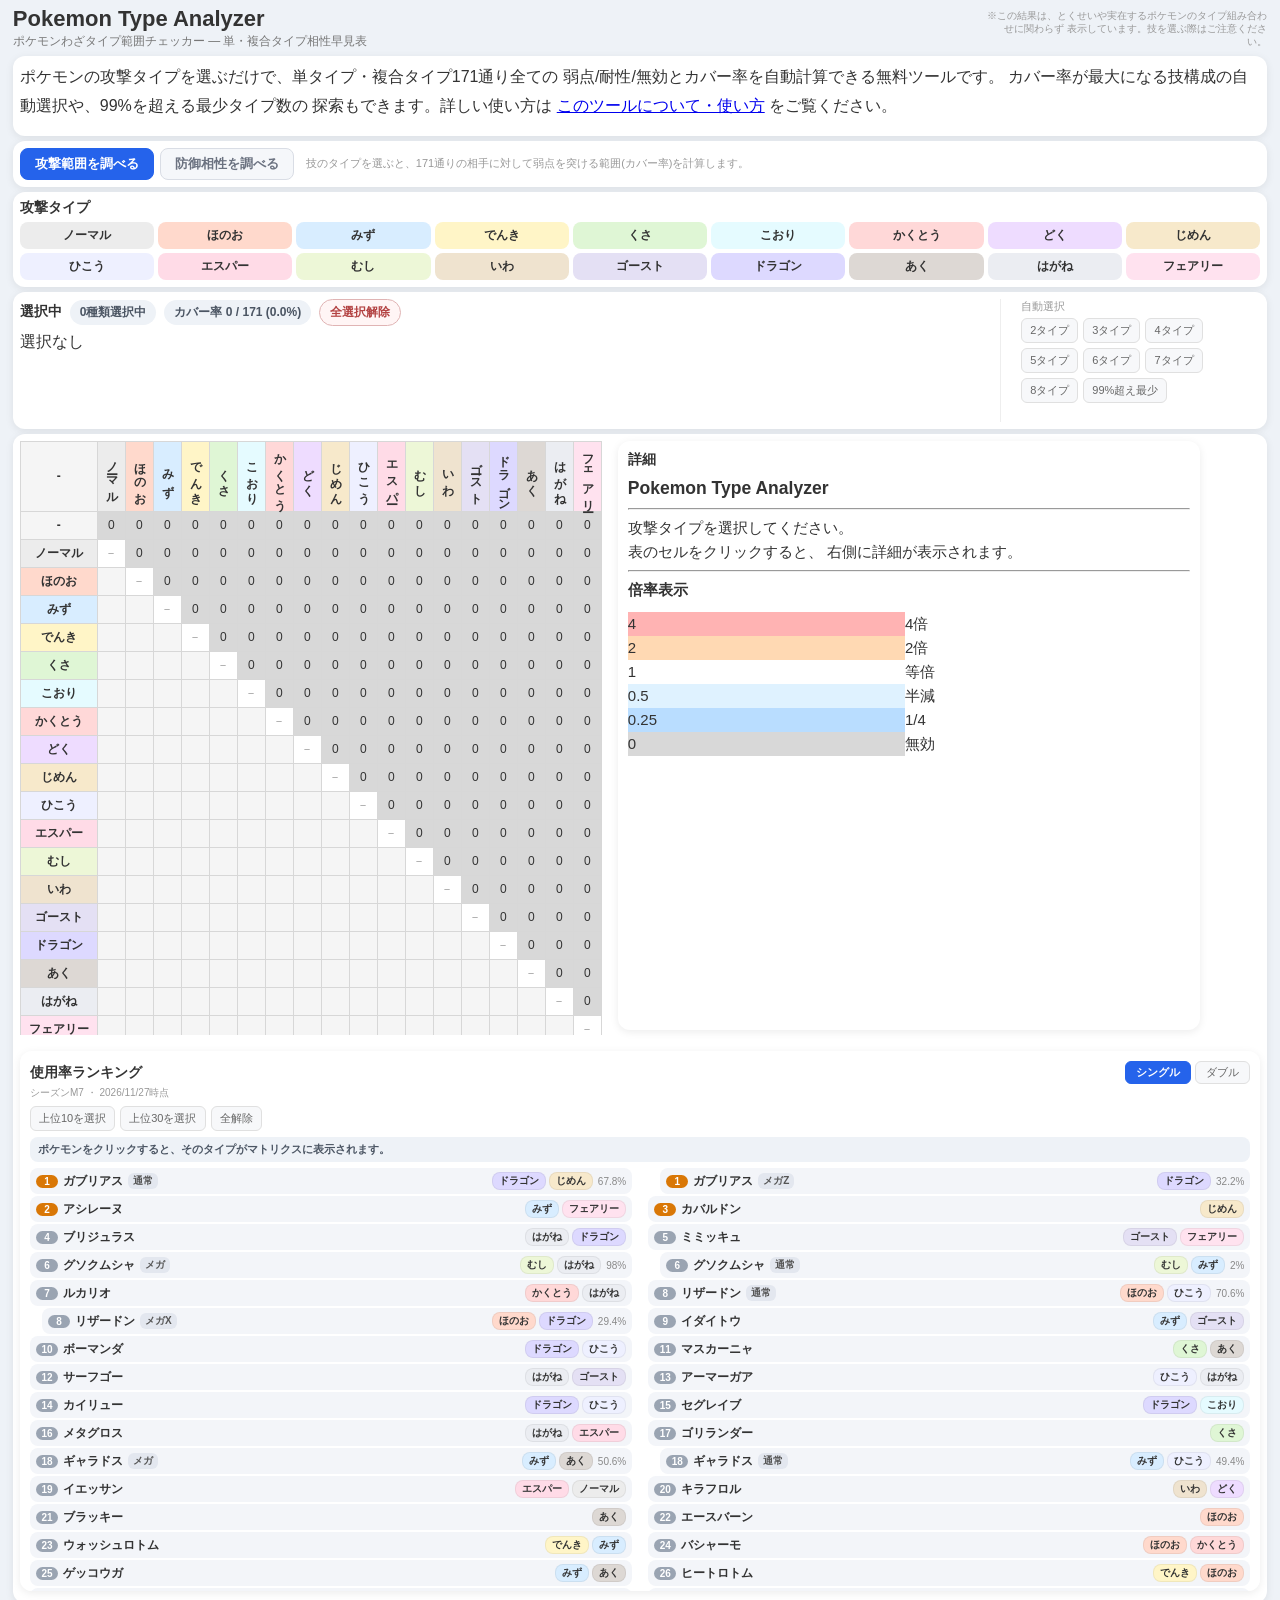
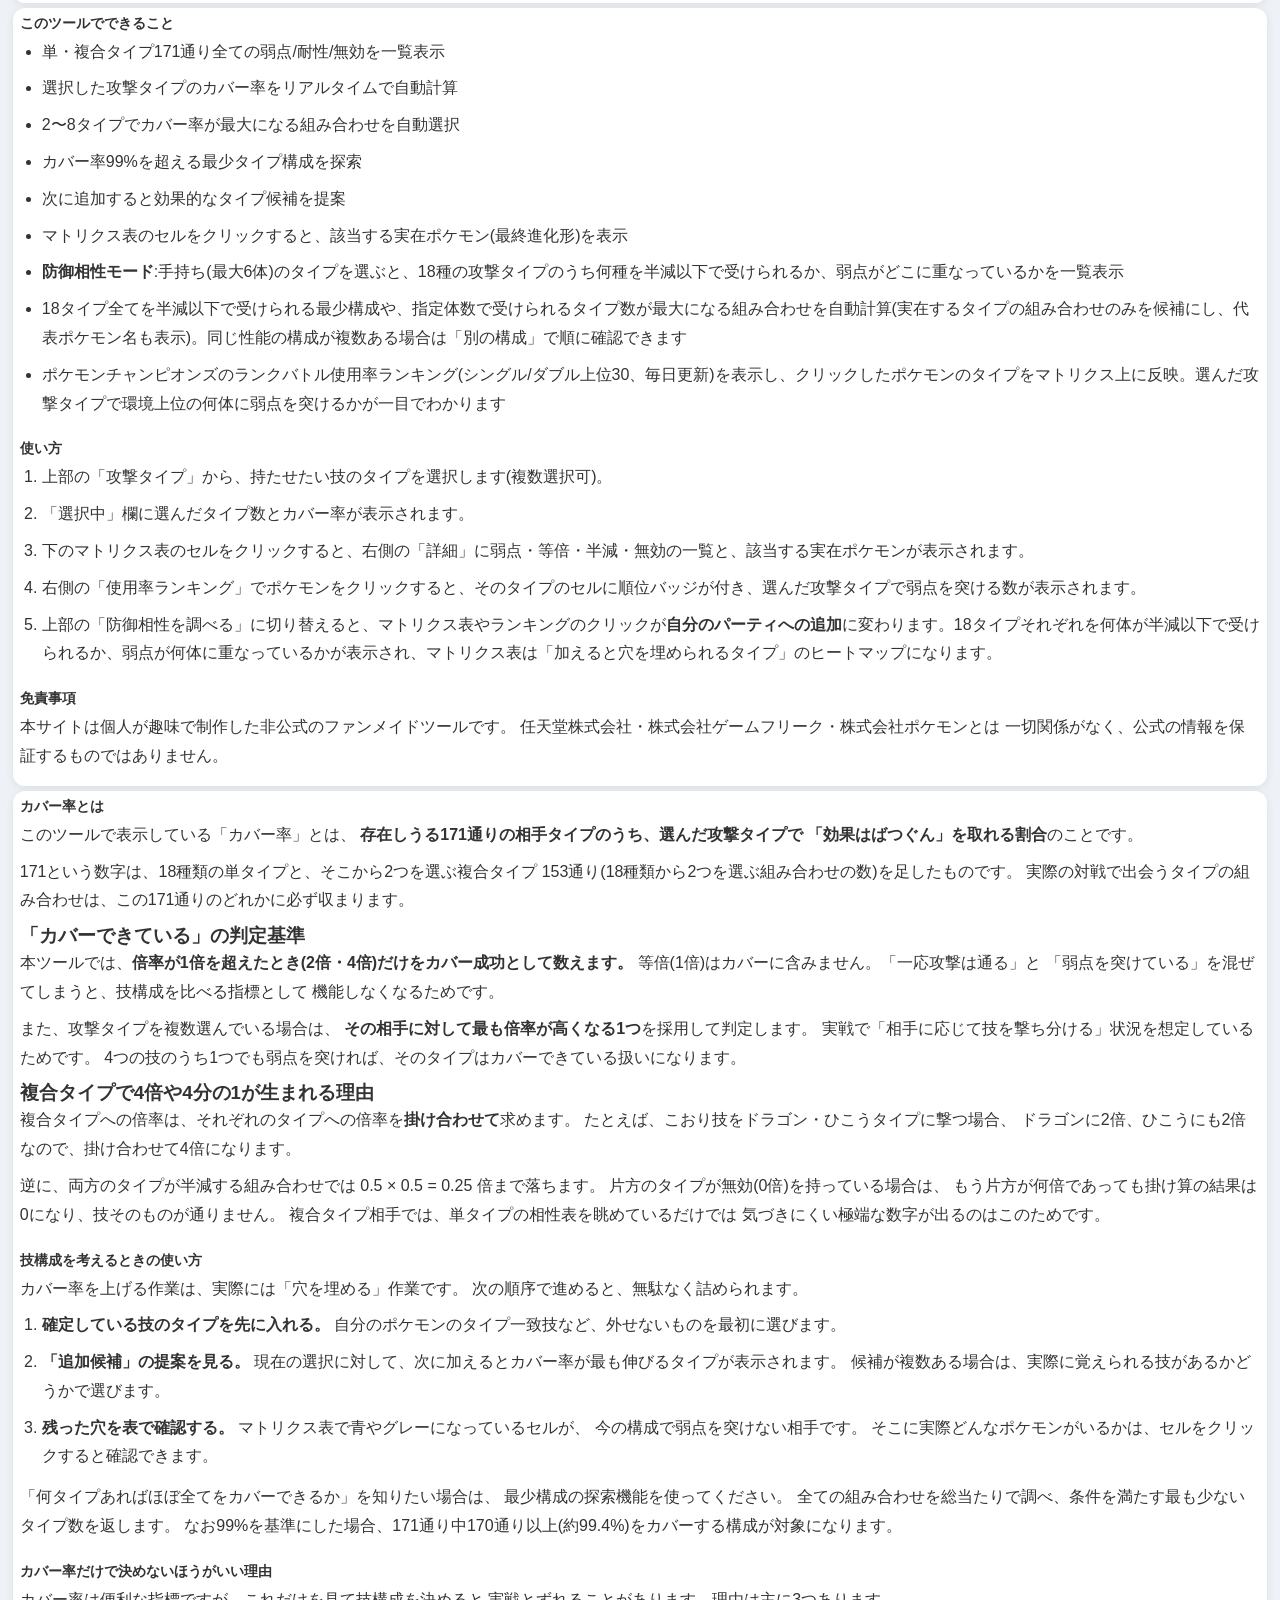
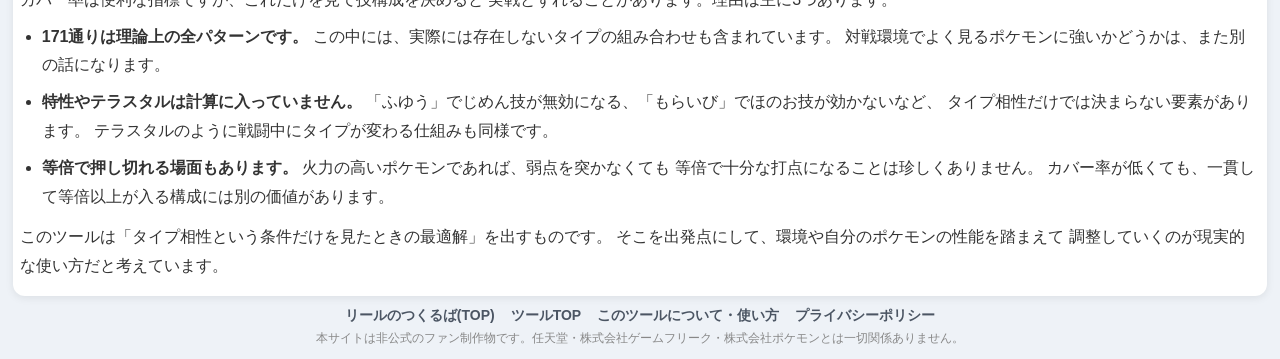
<file: index.html>
<!DOCTYPE html>
<html lang="ja">
<head>
<meta charset="UTF-8">
<meta name="viewport" content="width=device-width, initial-scale=1.0">
<!-- Google tag (gtag.js) -->
<script async src="https://www.googletagmanager.com/gtag/js?id=G-6WRK5VPD4Z"></script>
<script>
  window.dataLayer = window.dataLayer || [];
  function gtag(){dataLayer.push(arguments);}
  gtag('js', new Date());

  gtag('config', 'G-6WRK5VPD4Z');
</script>
<title>ポケモンわざタイプ範囲チェッカー(Pokemon Type Analyzer)| 単・複合タイプ相性早見表</title>
<meta name="description" content="ポケモンわざタイプ範囲チェッカーは、単タイプ・複合タイプ171通り全ての弱点/耐性/無効とカバー率を一覧表示するだけでなく、カバー率が最大になる技構成や99%を超える最少タイプ数を自動計算できる無料ツールです。">
<meta property="og:title" content="ポケモンわざタイプ範囲チェッカー(Pokemon Type Analyzer)">
<meta property="og:description" content="タイプ相性の一覧表示に加え、カバー率が最大になる技構成を自動計算できる無料ツール。">
<meta property="og:type" content="website">
<meta property="og:locale" content="ja_JP">
<link rel="stylesheet" href="style.css">
<script async src="https://pagead2.googlesyndication.com/pagead/js/adsbygoogle.js?client=ca-pub-9344731255606661"
     crossorigin="anonymous"></script>
</head>
<body>

<div class="container">

<header>
    <div>
        <h1>Pokemon Type Analyzer</h1>
        <p class="site-subtitle">ポケモンわざタイプ範囲チェッカー — 単・複合タイプ相性早見表</p>
    </div>
    <p class="header-note">
        ※この結果は、とくせいや実在するポケモンのタイプ組み合わせに関わらず
        表示しています。技を選ぶ際はご注意ください。
    </p>
</header>

<section class="card page-content">
    <p>
        ポケモンの攻撃タイプを選ぶだけで、単タイプ・複合タイプ171通り全ての
        弱点/耐性/無効とカバー率を自動計算できる無料ツールです。
        カバー率が最大になる技構成の自動選択や、99%を超える最少タイプ数の
        探索もできます。詳しい使い方は
        <a href="about.html">このツールについて・使い方</a>
        をご覧ください。
    </p>
</section>

<section class="card mode-switch-card">
    <div class="mode-switch">
        <button type="button" class="mode-button active" data-mode="attack"
            title="技のタイプを選んで、弱点を突ける範囲を調べる">攻撃範囲を調べる</button>
        <button type="button" class="mode-button" data-mode="defense"
            title="手持ちのタイプを選んで、受けられる範囲と弱点の偏りを調べる">防御相性を調べる</button>
    </div>
    <p class="mode-note" id="mode-note">
        技のタイプを選ぶと、171通りの相手に対して弱点を突ける範囲(カバー率)を計算します。
    </p>
</section>

<section class="card" id="attack-type-section">
    <h2>攻撃タイプ</h2>
    <div id="type-list"></div>
</section>

<section class="card" id="defense-section">

    <div class="selected-panel">

        <div class="selected-main">

            <div class="selected-header">
                <h2>パーティ(最大6体)</h2>
                <span id="defense-count" class="info-badge">0体</span>
                <span id="defense-coverage" class="info-badge">受けられるタイプ 0 / 18</span>
                <button type="button" id="defense-clear" class="clear-button">全解除</button>
            </div>

            <div id="defense-party" class="defense-party">
                マトリクス表やランキングのポケモンをクリックで追加
            </div>

            <p id="defense-summary" class="defense-summary"></p>

            <div id="defense-resist" class="defense-resist"></div>

            <p class="external-note" id="defense-heat-note">
                ※防御モードでは、マトリクス表の数字は「そのタイプをパーティに加えると、
                新たに受けられるようになるタイプの数」です。濃いセルほど穴を埋められます。
            </p>

        </div>

        <div class="auto-select-panel">
            <div class="auto-select-title">自動編成</div>
            <div class="auto-select-list">
                <button class="auto-select-button" data-defense-size="2" title="2体で受けられるタイプ数が最大になる組み合わせ">2体</button>
                <button class="auto-select-button" data-defense-size="3" title="3体で受けられるタイプ数が最大になる組み合わせ">3体</button>
                <button class="auto-select-button" data-defense-size="4" title="4体で受けられるタイプ数が最大になる組み合わせ">4体</button>
                <button class="auto-select-button" data-defense-size="5" title="5体で受けられるタイプ数が最大になる組み合わせ">5体</button>
                <button class="auto-select-button" data-defense-size="6" title="6体で受けられるタイプ数が最大になる組み合わせ">6体</button>
                <button class="auto-select-button" id="defense-minimum" title="18タイプ全てを半減以下で受けられる最少体数">18タイプ最少</button>
                <button class="auto-select-button" id="defense-alternative" disabled title="同じ条件で、今とは別の組み合わせを探します">別の構成</button>
            </div>
            <p id="defense-status" class="auto-select-status"></p>
        </div>

    </div>

</section>

<section class="card" id="attack-select-section">
    <div class="selected-panel">

        <div class="selected-main">
            <div class="selected-header">
                <h2>選択中</h2>
                <span id="selected-count" class="info-badge">0種類選択中</span>
                <span id="selected-coverage-inline" class="info-badge">カバー率 0 / 171 (0.0%)</span>
                <button id="clear-selection" class="clear-button">全選択解除</button>
            </div>
            <div id="selected-types">選択なし</div>
            <div id="suggestion-area" class="suggestion-area"></div>
        </div>

        <div class="auto-select-panel">
            <div class="auto-select-title">自動選択</div>
            <div id="auto-select-list" class="auto-select-list">
                <button class="auto-select-button" data-size="2" title="2タイプで最大カバー率">2タイプ</button>
                <button class="auto-select-button" data-size="3" title="3タイプで最大カバー率">3タイプ</button>
                <button class="auto-select-button" data-size="4" title="4タイプで最大カバー率">4タイプ</button>
                <button class="auto-select-button" data-size="5" title="5タイプで最大カバー率">5タイプ</button>
                <button class="auto-select-button" data-size="6" title="6タイプで最大カバー率">6タイプ</button>
                <button class="auto-select-button" data-size="7" title="7タイプで最大カバー率">7タイプ</button>
                <button class="auto-select-button" data-size="8" title="8タイプで最大カバー率">8タイプ</button>
                <button id="auto-select-threshold" class="auto-select-button" title="カバー率99%を超える最少構成">99%超え最少</button>
            </div>
            <p id="auto-select-status" class="auto-select-status"></p>
        </div>

    </div>
</section>

<section class="card">

    <div class="matrix-wrapper">

        <div id="matrix-panel">
            <table id="matrix-table"></table>
        </div>

        <div id="detail-panel" class="card">

            <h2>詳細</h2>

            <div id="detail">
                表のセルをクリックしてください。
            </div>

        </div>

        <div id="ranking-panel" class="card">

            <div class="ranking-header">
                <h2>使用率ランキング</h2>
                <div class="ranking-tabs">
                    <button type="button" class="ranking-tab active" data-format="singles">シングル</button>
                    <button type="button" class="ranking-tab" data-format="doubles">ダブル</button>
                </div>
            </div>

            <p id="ranking-meta" class="ranking-meta"></p>

            <div class="ranking-actions">
                <button type="button" class="auto-select-button" data-check-top="10">上位10を選択</button>
                <button type="button" class="auto-select-button" data-check-top="30">上位30を選択</button>
                <button type="button" id="ranking-clear" class="auto-select-button">全解除</button>
            </div>

            <p id="ranking-summary" class="ranking-summary"></p>

            <div id="ranking-list" class="ranking-list">読み込み中...</div>

            <p class="external-note">
                ※ポケモンチャンピオンズのランクバトル使用率(ゲーム内バトルデータ)を
                <a href="https://championsbattledata.com/" target="_blank" rel="noopener">championsbattledata.com</a>
                (非公式)から毎日取得しています。通常/メガの割合はメガストーンの持ち物採用率からの推定値です。
            </p>

        </div>

    </div>

</section>

<section class="card page-content">

    <h2>このツールでできること</h2>
    <ul>
        <li>単・複合タイプ171通り全ての弱点/耐性/無効を一覧表示</li>
        <li>選択した攻撃タイプのカバー率をリアルタイムで自動計算</li>
        <li>2〜8タイプでカバー率が最大になる組み合わせを自動選択</li>
        <li>カバー率99%を超える最少タイプ構成を探索</li>
        <li>次に追加すると効果的なタイプ候補を提案</li>
        <li>マトリクス表のセルをクリックすると、該当する実在ポケモン(最終進化形)を表示</li>
        <li><b>防御相性モード</b>:手持ち(最大6体)のタイプを選ぶと、18種の攻撃タイプのうち何種を半減以下で受けられるか、弱点がどこに重なっているかを一覧表示</li>
        <li>18タイプ全てを半減以下で受けられる最少構成や、指定体数で受けられるタイプ数が最大になる組み合わせを自動計算(実在するタイプの組み合わせのみを候補にし、代表ポケモン名も表示)。同じ性能の構成が複数ある場合は「別の構成」で順に確認できます</li>
        <li>ポケモンチャンピオンズのランクバトル使用率ランキング(シングル/ダブル上位30、毎日更新)を表示し、クリックしたポケモンのタイプをマトリクス上に反映。選んだ攻撃タイプで環境上位の何体に弱点を突けるかが一目でわかります</li>
    </ul>

    <h2>使い方</h2>
    <ol>
        <li>上部の「攻撃タイプ」から、持たせたい技のタイプを選択します(複数選択可)。</li>
        <li>「選択中」欄に選んだタイプ数とカバー率が表示されます。</li>
        <li>下のマトリクス表のセルをクリックすると、右側の「詳細」に弱点・等倍・半減・無効の一覧と、該当する実在ポケモンが表示されます。</li>
        <li>右側の「使用率ランキング」でポケモンをクリックすると、そのタイプのセルに順位バッジが付き、選んだ攻撃タイプで弱点を突ける数が表示されます。</li>
        <li>上部の「防御相性を調べる」に切り替えると、マトリクス表やランキングのクリックが<b>自分のパーティへの追加</b>に変わります。18タイプそれぞれを何体が半減以下で受けられるか、弱点が何体に重なっているかが表示され、マトリクス表は「加えると穴を埋められるタイプ」のヒートマップになります。</li>
    </ol>

    <h2>免責事項</h2>
    <p>
        本サイトは個人が趣味で制作した非公式のファンメイドツールです。
        任天堂株式会社・株式会社ゲームフリーク・株式会社ポケモンとは
        一切関係がなく、公式の情報を保証するものではありません。
    </p>

</section>

<section class="card page-content">

    <h2>カバー率とは</h2>
    <p>
        このツールで表示している「カバー率」とは、
        <b>存在しうる171通りの相手タイプのうち、選んだ攻撃タイプで
        「効果はばつぐん」を取れる割合</b>のことです。
    </p>
    <p>
        171という数字は、18種類の単タイプと、そこから2つを選ぶ複合タイプ
        153通り(18種類から2つを選ぶ組み合わせの数)を足したものです。
        実際の対戦で出会うタイプの組み合わせは、この171通りのどれかに必ず収まります。
    </p>

    <h3>「カバーできている」の判定基準</h3>
    <p>
        本ツールでは、<b>倍率が1倍を超えたとき(2倍・4倍)だけをカバー成功として数えます。</b>
        等倍(1倍)はカバーに含みません。「一応攻撃は通る」と
        「弱点を突けている」を混ぜてしまうと、技構成を比べる指標として
        機能しなくなるためです。
    </p>
    <p>
        また、攻撃タイプを複数選んでいる場合は、
        <b>その相手に対して最も倍率が高くなる1つ</b>を採用して判定します。
        実戦で「相手に応じて技を撃ち分ける」状況を想定しているためです。
        4つの技のうち1つでも弱点を突ければ、そのタイプはカバーできている扱いになります。
    </p>

    <h3>複合タイプで4倍や4分の1が生まれる理由</h3>
    <p>
        複合タイプへの倍率は、それぞれのタイプへの倍率を<b>掛け合わせて</b>求めます。
        たとえば、こおり技をドラゴン・ひこうタイプに撃つ場合、
        ドラゴンに2倍、ひこうにも2倍なので、掛け合わせて4倍になります。
    </p>
    <p>
        逆に、両方のタイプが半減する組み合わせでは 0.5 × 0.5 = 0.25 倍まで落ちます。
        片方のタイプが無効(0倍)を持っている場合は、
        もう片方が何倍であっても掛け算の結果は0になり、技そのものが通りません。
        複合タイプ相手では、単タイプの相性表を眺めているだけでは
        気づきにくい極端な数字が出るのはこのためです。
    </p>

    <h2>技構成を考えるときの使い方</h2>
    <p>
        カバー率を上げる作業は、実際には「穴を埋める」作業です。
        次の順序で進めると、無駄なく詰められます。
    </p>
    <ol>
        <li><b>確定している技のタイプを先に入れる。</b>
            自分のポケモンのタイプ一致技など、外せないものを最初に選びます。</li>
        <li><b>「追加候補」の提案を見る。</b>
            現在の選択に対して、次に加えるとカバー率が最も伸びるタイプが表示されます。
            候補が複数ある場合は、実際に覚えられる技があるかどうかで選びます。</li>
        <li><b>残った穴を表で確認する。</b>
            マトリクス表で青やグレーになっているセルが、
            今の構成で弱点を突けない相手です。
            そこに実際どんなポケモンがいるかは、セルをクリックすると確認できます。</li>
    </ol>
    <p>
        「何タイプあればほぼ全てをカバーできるか」を知りたい場合は、
        最少構成の探索機能を使ってください。
        全ての組み合わせを総当たりで調べ、条件を満たす最も少ないタイプ数を返します。
        なお99%を基準にした場合、171通り中170通り以上(約99.4%)をカバーする構成が対象になります。
    </p>

    <h2>カバー率だけで決めないほうがいい理由</h2>
    <p>
        カバー率は便利な指標ですが、これだけを見て技構成を決めると
        実戦とずれることがあります。理由は主に3つあります。
    </p>
    <ul>
        <li><b>171通りは理論上の全パターンです。</b>
            この中には、実際には存在しないタイプの組み合わせも含まれています。
            対戦環境でよく見るポケモンに強いかどうかは、また別の話になります。</li>
        <li><b>特性やテラスタルは計算に入っていません。</b>
            「ふゆう」でじめん技が無効になる、「もらいび」でほのお技が効かないなど、
            タイプ相性だけでは決まらない要素があります。
            テラスタルのように戦闘中にタイプが変わる仕組みも同様です。</li>
        <li><b>等倍で押し切れる場面もあります。</b>
            火力の高いポケモンであれば、弱点を突かなくても
            等倍で十分な打点になることは珍しくありません。
            カバー率が低くても、一貫して等倍以上が入る構成には別の価値があります。</li>
    </ul>
    <p>
        このツールは「タイプ相性という条件だけを見たときの最適解」を出すものです。
        そこを出発点にして、環境や自分のポケモンの性能を踏まえて
        調整していくのが現実的な使い方だと考えています。
    </p>

</section>

<footer class="site-footer">
    <nav>
        <a href="https://riki-riki-szk.github.io/">リールのつくるば(TOP)</a>
        <a href="index.html">ツールTOP</a>
        <a href="about.html">このツールについて・使い方</a>
        <a href="privacy.html">プライバシーポリシー</a>
    </nav>
    <p class="footer-note">本サイトは非公式のファン制作物です。任天堂・株式会社ゲームフリーク・株式会社ポケモンとは一切関係ありません。</p>
</footer>

</div>

<script src="data/typeChart.js"></script>
<script src="engine.js"></script>
<script src="script.js"></script>
<script src="ranking.js"></script>
<script src="defense.js"></script>

</body>
</html>
</file>
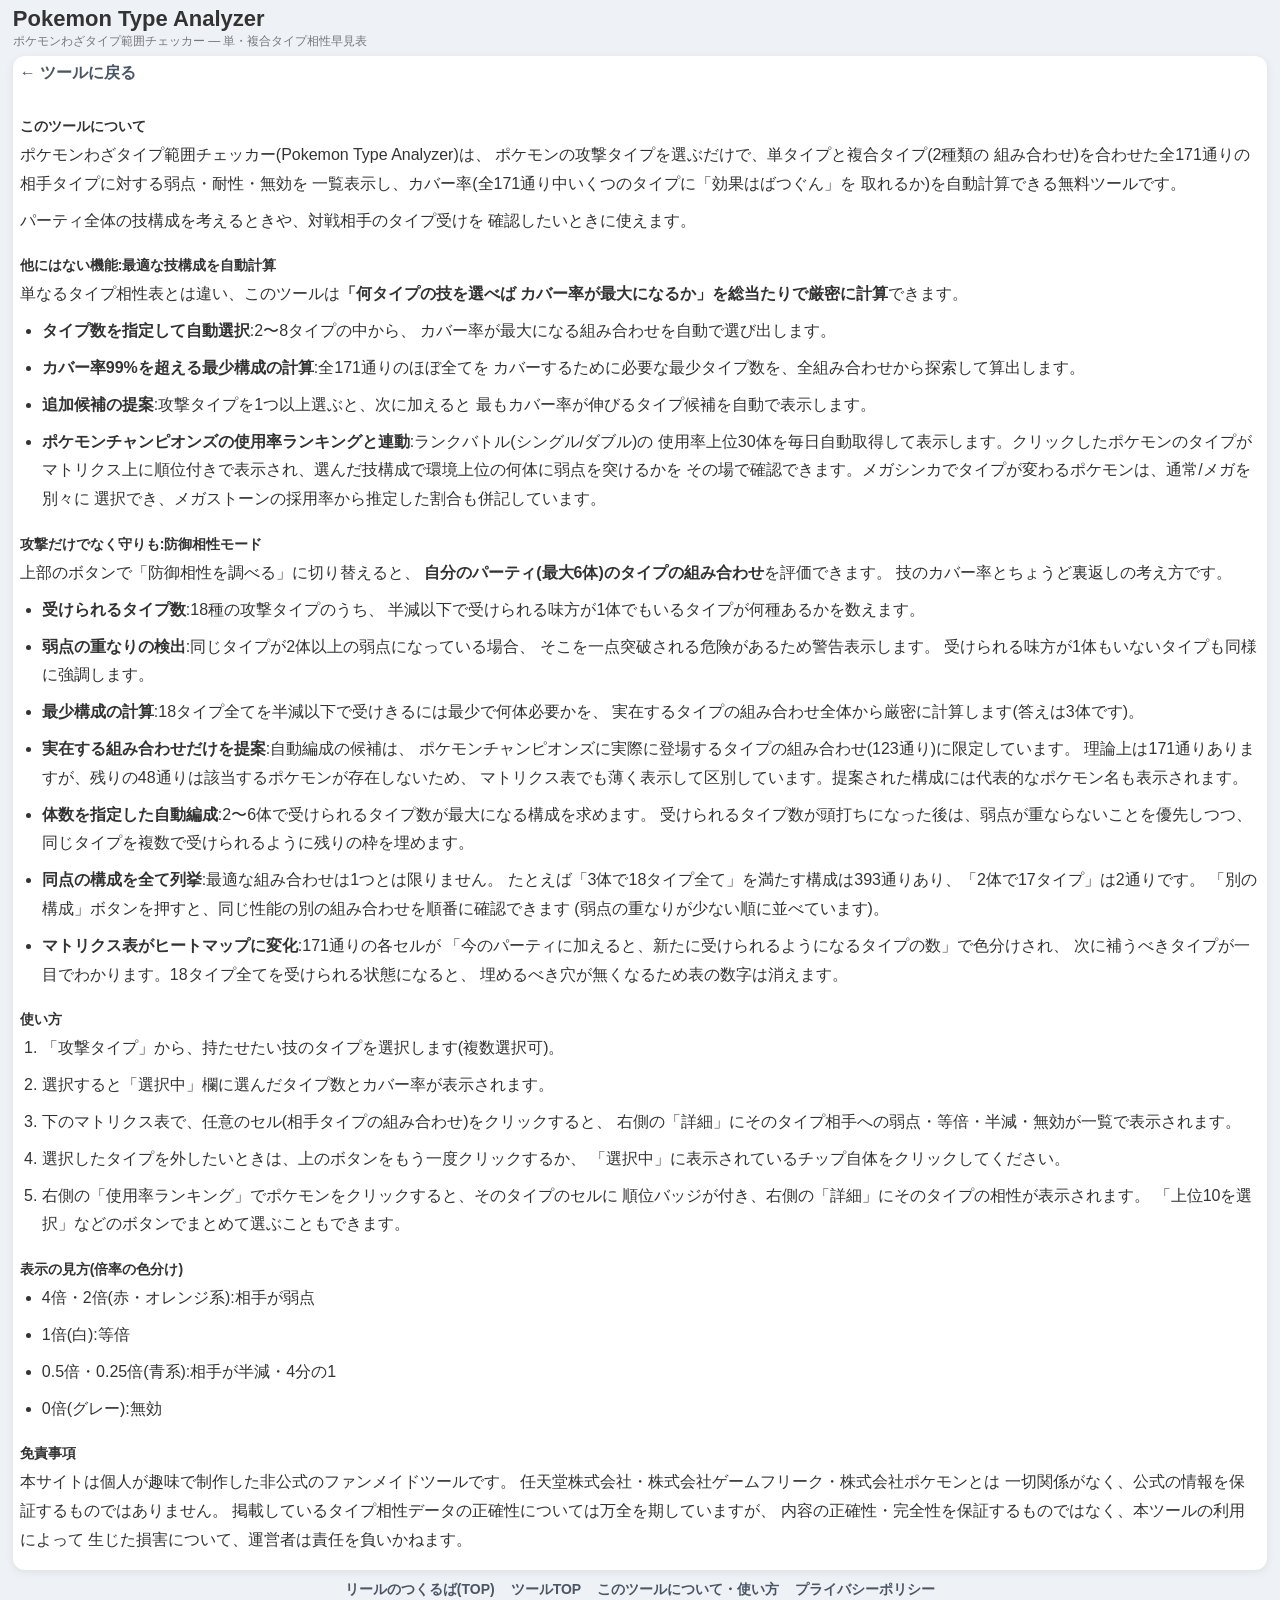
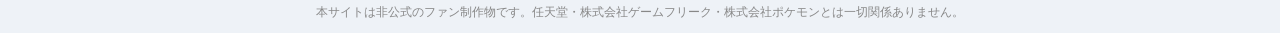
<file: about.html>
<!DOCTYPE html>
<html lang="ja">
<head>
<meta charset="UTF-8">
<meta name="viewport" content="width=device-width, initial-scale=1.0">
<!-- Google tag (gtag.js) -->
<script async src="https://www.googletagmanager.com/gtag/js?id=G-6WRK5VPD4Z"></script>
<script>
  window.dataLayer = window.dataLayer || [];
  function gtag(){dataLayer.push(arguments);}
  gtag('js', new Date());

  gtag('config', 'G-6WRK5VPD4Z');
</script>
<title>このツールについて・使い方 | ポケモンわざタイプ範囲チェッカー</title>
<meta name="description" content="ポケモンわざタイプ範囲チェッカー(Pokemon Type Analyzer)の使い方と、単タイプ・複合タイプの相性・カバー率表示の見方を説明しています。">
<link rel="stylesheet" href="style.css">
<script async src="https://pagead2.googlesyndication.com/pagead/js/adsbygoogle.js?client=ca-pub-9344731255606661"
     crossorigin="anonymous"></script>
</head>
<body>

<div class="container">

<header>
    <div>
        <h1>Pokemon Type Analyzer</h1>
        <p class="site-subtitle">ポケモンわざタイプ範囲チェッカー — 単・複合タイプ相性早見表</p>
    </div>
</header>

<section class="card page-content">

    <a class="back-link" href="index.html">&larr; ツールに戻る</a>

    <h2>このツールについて</h2>
    <p>
        ポケモンわざタイプ範囲チェッカー(Pokemon Type Analyzer)は、
        ポケモンの攻撃タイプを選ぶだけで、単タイプと複合タイプ(2種類の
        組み合わせ)を合わせた全171通りの相手タイプに対する弱点・耐性・無効を
        一覧表示し、カバー率(全171通り中いくつのタイプに「効果はばつぐん」を
        取れるか)を自動計算できる無料ツールです。
    </p>
    <p>
        パーティ全体の技構成を考えるときや、対戦相手のタイプ受けを
        確認したいときに使えます。
    </p>

    <h2>他にはない機能:最適な技構成を自動計算</h2>
    <p>
        単なるタイプ相性表とは違い、このツールは<b>「何タイプの技を選べば
        カバー率が最大になるか」を総当たりで厳密に計算</b>できます。
    </p>
    <ul>
        <li><b>タイプ数を指定して自動選択</b>:2〜8タイプの中から、
            カバー率が最大になる組み合わせを自動で選び出します。</li>
        <li><b>カバー率99%を超える最少構成の計算</b>:全171通りのほぼ全てを
            カバーするために必要な最少タイプ数を、全組み合わせから探索して算出します。</li>
        <li><b>追加候補の提案</b>:攻撃タイプを1つ以上選ぶと、次に加えると
            最もカバー率が伸びるタイプ候補を自動で表示します。</li>
        <li><b>ポケモンチャンピオンズの使用率ランキングと連動</b>:ランクバトル(シングル/ダブル)の
            使用率上位30体を毎日自動取得して表示します。クリックしたポケモンのタイプが
            マトリクス上に順位付きで表示され、選んだ技構成で環境上位の何体に弱点を突けるかを
            その場で確認できます。メガシンカでタイプが変わるポケモンは、通常/メガを別々に
            選択でき、メガストーンの採用率から推定した割合も併記しています。</li>
    </ul>

    <h2>攻撃だけでなく守りも:防御相性モード</h2>
    <p>
        上部のボタンで「防御相性を調べる」に切り替えると、
        <b>自分のパーティ(最大6体)のタイプの組み合わせ</b>を評価できます。
        技のカバー率とちょうど裏返しの考え方です。
    </p>
    <ul>
        <li><b>受けられるタイプ数</b>:18種の攻撃タイプのうち、
            半減以下で受けられる味方が1体でもいるタイプが何種あるかを数えます。</li>
        <li><b>弱点の重なりの検出</b>:同じタイプが2体以上の弱点になっている場合、
            そこを一点突破される危険があるため警告表示します。
            受けられる味方が1体もいないタイプも同様に強調します。</li>
        <li><b>最少構成の計算</b>:18タイプ全てを半減以下で受けきるには最少で何体必要かを、
            実在するタイプの組み合わせ全体から厳密に計算します(答えは3体です)。</li>
        <li><b>実在する組み合わせだけを提案</b>:自動編成の候補は、
            ポケモンチャンピオンズに実際に登場するタイプの組み合わせ(123通り)に限定しています。
            理論上は171通りありますが、残りの48通りは該当するポケモンが存在しないため、
            マトリクス表でも薄く表示して区別しています。提案された構成には代表的なポケモン名も表示されます。</li>
        <li><b>体数を指定した自動編成</b>:2〜6体で受けられるタイプ数が最大になる構成を求めます。
            受けられるタイプ数が頭打ちになった後は、弱点が重ならないことを優先しつつ、
            同じタイプを複数で受けられるように残りの枠を埋めます。</li>
        <li><b>同点の構成を全て列挙</b>:最適な組み合わせは1つとは限りません。
            たとえば「3体で18タイプ全て」を満たす構成は393通りあり、「2体で17タイプ」は2通りです。
            「別の構成」ボタンを押すと、同じ性能の別の組み合わせを順番に確認できます
            (弱点の重なりが少ない順に並べています)。</li>
        <li><b>マトリクス表がヒートマップに変化</b>:171通りの各セルが
            「今のパーティに加えると、新たに受けられるようになるタイプの数」で色分けされ、
            次に補うべきタイプが一目でわかります。18タイプ全てを受けられる状態になると、
            埋めるべき穴が無くなるため表の数字は消えます。</li>
    </ul>

    <h2>使い方</h2>
    <ol>
        <li>「攻撃タイプ」から、持たせたい技のタイプを選択します(複数選択可)。</li>
        <li>選択すると「選択中」欄に選んだタイプ数とカバー率が表示されます。</li>
        <li>下のマトリクス表で、任意のセル(相手タイプの組み合わせ)をクリックすると、
            右側の「詳細」にそのタイプ相手への弱点・等倍・半減・無効が一覧で表示されます。</li>
        <li>選択したタイプを外したいときは、上のボタンをもう一度クリックするか、
            「選択中」に表示されているチップ自体をクリックしてください。</li>
        <li>右側の「使用率ランキング」でポケモンをクリックすると、そのタイプのセルに
            順位バッジが付き、右側の「詳細」にそのタイプの相性が表示されます。
            「上位10を選択」などのボタンでまとめて選ぶこともできます。</li>
    </ol>

    <h2>表示の見方(倍率の色分け)</h2>
    <ul>
        <li>4倍・2倍(赤・オレンジ系):相手が弱点</li>
        <li>1倍(白):等倍</li>
        <li>0.5倍・0.25倍(青系):相手が半減・4分の1</li>
        <li>0倍(グレー):無効</li>
    </ul>

    <h2>免責事項</h2>
    <p>
        本サイトは個人が趣味で制作した非公式のファンメイドツールです。
        任天堂株式会社・株式会社ゲームフリーク・株式会社ポケモンとは
        一切関係がなく、公式の情報を保証するものではありません。
        掲載しているタイプ相性データの正確性については万全を期していますが、
        内容の正確性・完全性を保証するものではなく、本ツールの利用によって
        生じた損害について、運営者は責任を負いかねます。
    </p>

</section>

<footer class="site-footer">
    <nav>
        <a href="https://riki-riki-szk.github.io/">リールのつくるば(TOP)</a>
        <a href="index.html">ツールTOP</a>
        <a href="about.html">このツールについて・使い方</a>
        <a href="privacy.html">プライバシーポリシー</a>
    </nav>
    <p class="footer-note">本サイトは非公式のファン制作物です。任天堂・株式会社ゲームフリーク・株式会社ポケモンとは一切関係ありません。</p>
</footer>

</div>

</body>
</html>
</file>
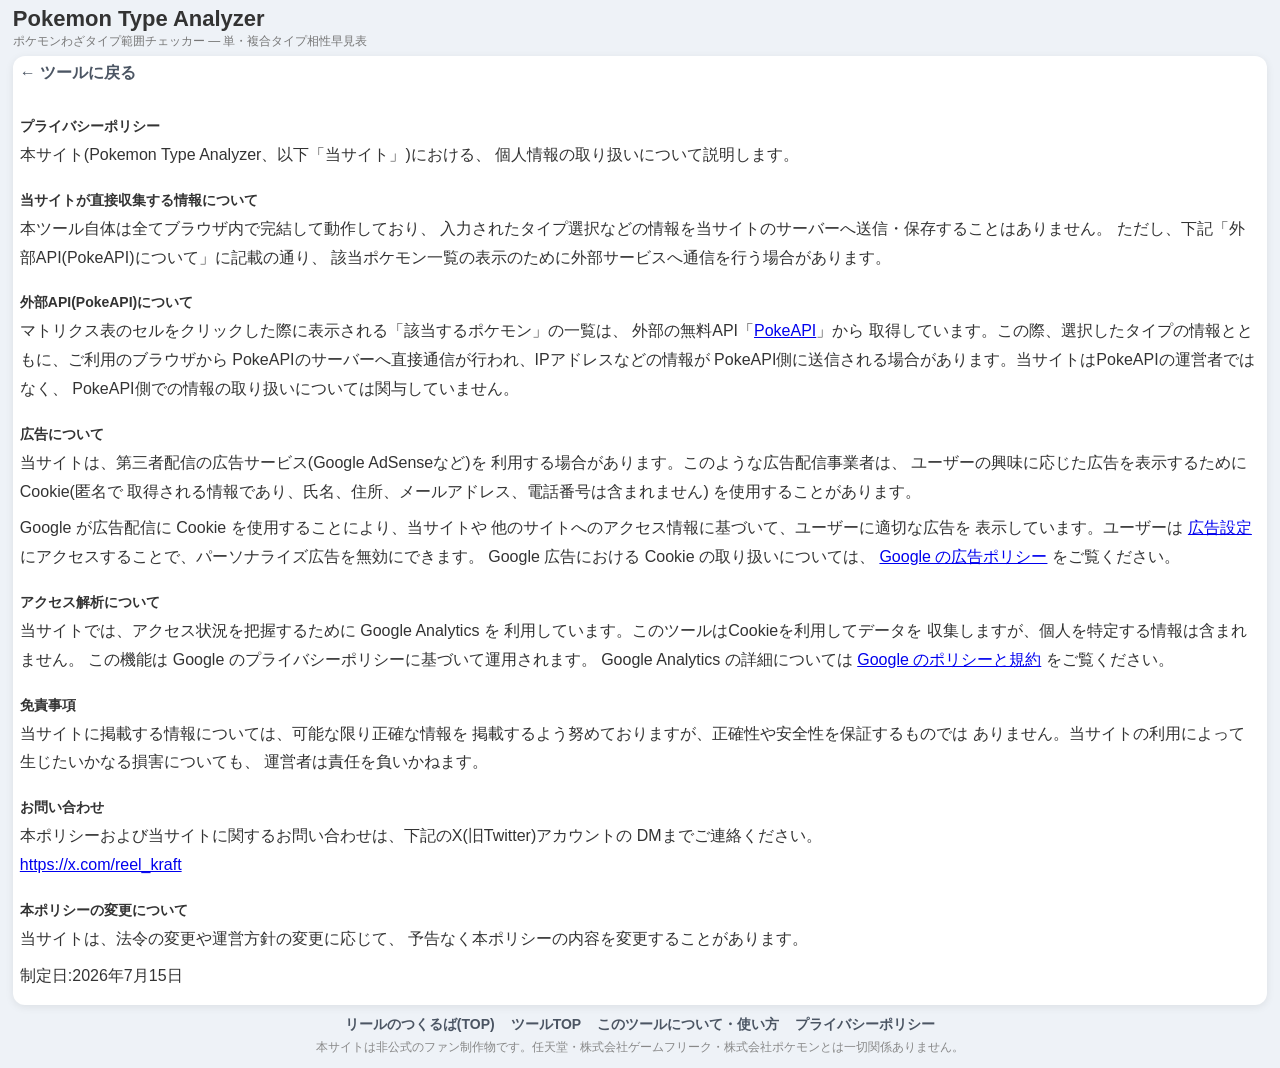
<file: privacy.html>
<!DOCTYPE html>
<html lang="ja">
<head>
<meta charset="UTF-8">
<meta name="viewport" content="width=device-width, initial-scale=1.0">
<!-- Google tag (gtag.js) -->
<script async src="https://www.googletagmanager.com/gtag/js?id=G-6WRK5VPD4Z"></script>
<script>
  window.dataLayer = window.dataLayer || [];
  function gtag(){dataLayer.push(arguments);}
  gtag('js', new Date());

  gtag('config', 'G-6WRK5VPD4Z');
</script>
<title>プライバシーポリシー | ポケモンわざタイプ範囲チェッカー</title>
<meta name="description" content="ポケモンわざタイプ範囲チェッカー(Pokemon Type Analyzer)のプライバシーポリシー(広告・アクセス解析について)。">
<link rel="stylesheet" href="style.css">
<script async src="https://pagead2.googlesyndication.com/pagead/js/adsbygoogle.js?client=ca-pub-9344731255606661"
     crossorigin="anonymous"></script>
</head>
<body>

<div class="container">

<header>
    <div>
        <h1>Pokemon Type Analyzer</h1>
        <p class="site-subtitle">ポケモンわざタイプ範囲チェッカー — 単・複合タイプ相性早見表</p>
    </div>
</header>

<section class="card page-content">

    <a class="back-link" href="index.html">&larr; ツールに戻る</a>

    <h2>プライバシーポリシー</h2>
    <p>
        本サイト(Pokemon Type Analyzer、以下「当サイト」)における、
        個人情報の取り扱いについて説明します。
    </p>

    <h2>当サイトが直接収集する情報について</h2>
    <p>
        本ツール自体は全てブラウザ内で完結して動作しており、
        入力されたタイプ選択などの情報を当サイトのサーバーへ送信・保存することはありません。
        ただし、下記「外部API(PokeAPI)について」に記載の通り、
        該当ポケモン一覧の表示のために外部サービスへ通信を行う場合があります。
    </p>

    <h2>外部API(PokeAPI)について</h2>
    <p>
        マトリクス表のセルをクリックした際に表示される「該当するポケモン」の一覧は、
        外部の無料API「<a href="https://pokeapi.co/" target="_blank" rel="noopener noreferrer">PokeAPI</a>」から
        取得しています。この際、選択したタイプの情報とともに、ご利用のブラウザから
        PokeAPIのサーバーへ直接通信が行われ、IPアドレスなどの情報が
        PokeAPI側に送信される場合があります。当サイトはPokeAPIの運営者ではなく、
        PokeAPI側での情報の取り扱いについては関与していません。
    </p>

    <h2>広告について</h2>
    <p>
        当サイトは、第三者配信の広告サービス(Google AdSenseなど)を
        利用する場合があります。このような広告配信事業者は、
        ユーザーの興味に応じた広告を表示するためにCookie(匿名で
        取得される情報であり、氏名、住所、メールアドレス、電話番号は含まれません)
        を使用することがあります。
    </p>
    <p>
        Google が広告配信に Cookie を使用することにより、当サイトや
        他のサイトへのアクセス情報に基づいて、ユーザーに適切な広告を
        表示しています。ユーザーは
        <a href="https://adssettings.google.com/" target="_blank" rel="noopener noreferrer">広告設定</a>
        にアクセスすることで、パーソナライズ広告を無効にできます。
        Google 広告における Cookie の取り扱いについては、
        <a href="https://policies.google.com/technologies/ads" target="_blank" rel="noopener noreferrer">Google の広告ポリシー</a>
        をご覧ください。
    </p>

    <h2>アクセス解析について</h2>
    <p>
        当サイトでは、アクセス状況を把握するために Google Analytics を
        利用しています。このツールはCookieを利用してデータを
        収集しますが、個人を特定する情報は含まれません。
        この機能は Google のプライバシーポリシーに基づいて運用されます。
        Google Analytics の詳細については
        <a href="https://policies.google.com/technologies/partner-sites" target="_blank" rel="noopener noreferrer">Google のポリシーと規約</a>
        をご覧ください。
    </p>

    <h2>免責事項</h2>
    <p>
        当サイトに掲載する情報については、可能な限り正確な情報を
        掲載するよう努めておりますが、正確性や安全性を保証するものでは
        ありません。当サイトの利用によって生じたいかなる損害についても、
        運営者は責任を負いかねます。
    </p>

    <h2>お問い合わせ</h2>
    <p>
        本ポリシーおよび当サイトに関するお問い合わせは、下記のX(旧Twitter)アカウントの
        DMまでご連絡ください。<br>
        <a href="https://x.com/reel_kraft" target="_blank" rel="noopener noreferrer">https://x.com/reel_kraft</a>
    </p>

    <h2>本ポリシーの変更について</h2>
    <p>
        当サイトは、法令の変更や運営方針の変更に応じて、
        予告なく本ポリシーの内容を変更することがあります。
    </p>
    <p>制定日:2026年7月15日</p>

</section>

<footer class="site-footer">
    <nav>
        <a href="https://riki-riki-szk.github.io/">リールのつくるば(TOP)</a>
        <a href="index.html">ツールTOP</a>
        <a href="about.html">このツールについて・使い方</a>
        <a href="privacy.html">プライバシーポリシー</a>
    </nav>
    <p class="footer-note">本サイトは非公式のファン制作物です。任天堂・株式会社ゲームフリーク・株式会社ポケモンとは一切関係ありません。</p>
</footer>

</div>

</body>
</html>
</file>
<file: style.css>
body{background:#eef2f7;font-family:'Yu Gothic UI','Meiryo',sans-serif;color:#333;}*{margin:0;padding:0;box-sizing:border-box}.container{width:98%;max-width:1800px;margin:6px auto}header{display:flex;flex-wrap:wrap;justify-content:space-between;align-items:center;gap:8px;margin-bottom:6px}h1{font-size:clamp(16px,3vw,22px)}.site-subtitle{font-size:clamp(10px,1.3vw,12px);color:#777;margin-top:1px}.header-note{font-size:10px;color:#999;max-width:280px;text-align:right;line-height:1.3}.card{background:#fff;margin-bottom:5px;padding:7px;border-radius:12px;box-shadow:0 2px 8px rgba(0,0,0,.08)}h2{font-size:14px;margin-bottom:5px}#type-list{display:grid;grid-template-columns:repeat(9,1fr);gap:4px}.type-button{border:none;border-radius:8px;padding:5px;cursor:pointer;font-weight:bold;transition:.15s;color:#333;font-size:12px}.type-button:hover{transform:scale(1.03)}.type-button.active{outline:3px solid #444}.normal{background:#ececec}.fire{background:#ffd9cc}.water{background:#d8edff}.electric{background:#fff5c7}.grass{background:#dff6d5}.ice{background:#e5fbff}.fighting{background:#ffd8d8}.poison{background:#eedcff}.ground{background:#f7e9cb}.flying{background:#eef0ff}.psychic{background:#ffdbe7}.bug{background:#edf7d7}.rock{background:#efe3cf}.ghost{background:#e4e0f4}.dragon{background:#ddd9ff}.dark{background:#ddd8d4}.steel{background:#ebedf2}.fairy{background:#ffe2ef}#selected-types{min-height:28px;display:flex;flex-wrap:wrap;gap:6px}.selected-chip{color:#333;border-radius:16px;padding:4px 10px;cursor:pointer;transition:.15s;font-weight:bold;font-size:13px}.selected-chip:hover{filter:brightness(0.93)}.selected-header{display:flex;flex-wrap:wrap;align-items:center;gap:8px;margin-bottom:6px}.selected-header h2{margin-bottom:0}.info-badge{background:#eef2f7;color:#4b5563;font-size:12px;font-weight:bold;padding:4px 10px;border-radius:14px;white-space:nowrap}.clear-button{border:1px solid #e0b4b4;border-radius:14px;padding:4px 10px;font-size:12px;font-weight:bold;background:#fff5f5;color:#b34343;cursor:pointer;transition:.15s;white-space:nowrap}.clear-button:hover{background:#ffe8e8}.matrix-wrapper{display:flex;gap:16px;align-items:stretch}#matrix-panel{flex:0 1 auto;overflow:auto;max-height:min(66vh,700px)}#detail-panel{flex:1 1 560px;position:sticky;top:10px;max-height:min(66vh,700px);overflow:auto;padding:10px}#matrix-table{border-collapse:collapse;font-size:clamp(10px,1.2vw,12px);width:max-content}#matrix-table th,#matrix-table td{width:clamp(22px,3.1vw,28px);height:clamp(22px,3.1vw,28px);border:1px solid #d7d7d7;text-align:center;vertical-align:middle;white-space:nowrap}#matrix-table th.col-header{writing-mode:vertical-rl;text-orientation:mixed;height:auto;padding:4px 2px;letter-spacing:1px}#matrix-table th:first-child{width:auto;white-space:nowrap;padding:0 8px}#matrix-table td{cursor:pointer;user-select:none}#matrix-table td:hover{outline:2px solid #4285f4;outline-offset:-2px}#matrix-table .axis-highlight{background-image:linear-gradient(rgba(37,99,235,.11),rgba(37,99,235,.11))}#matrix-table .axis-highlight-header{background-image:linear-gradient(rgba(37,99,235,.3),rgba(37,99,235,.3));font-weight:bold}#matrix-table th{position:sticky;top:0;z-index:2}#matrix-table th:first-child{left:0;z-index:3}#matrix-table td:first-child{position:sticky;left:0;font-weight:bold;z-index:1}.corner-cell{background:#f5f5f5}.multiplier4{background:#ffb3b3}.multiplier2{background:#ffd9b3}.multiplier1{background:#fff}.multiplier05{background:#dff2ff}.multiplier025{background:#b9ddff}.multiplier0{background:#d8d8d8}#detail{line-height:1.6;font-size:15px}#detail h3{margin-bottom:4px}#detail hr{margin:6px 0}.detail-group-title{font-size:13px;color:#555;font-weight:bold;margin-top:10px;margin-bottom:5px;display:flex;align-items:center;gap:7px}.detail-group-label{font-size:14px;font-weight:bold;border-radius:7px;padding:3px 12px;letter-spacing:1px}.detail-label-weak{background:#fde2e2;color:#b91c1c}.detail-label-normal{background:#eceff3;color:#555}.detail-label-resist{background:#dbeafe;color:#1d4ed8}.detail-label-immune{background:#e2e4e8;color:#3f3f46}.detail-group-count{font-size:12px;color:#999;font-weight:normal}.detail-group-none{font-size:13px;color:#aaa;margin-left:2px}.detail-grid{display:grid;grid-template-columns:repeat(3,1fr);gap:6px}.detail-cell{border-radius:8px;padding:7px 10px;display:flex;justify-content:space-between;align-items:center;gap:6px;font-size:14px;font-weight:bold;border:1px solid rgba(0,0,0,.06)}.detail-cell .detail-value{font-size:13px;color:#444}.detail-cell-clickable{cursor:pointer;transition:.15s}.detail-cell-clickable:hover{transform:scale(1.03);filter:brightness(0.96)}.detail-cell.active{outline:3px solid #444;outline-offset:-1px}.detail-hint{font-size:10px;color:#aaa;margin-top:4px}.site-footer{margin-top:5px;padding:6px 0;text-align:center}.site-footer nav{display:flex;flex-wrap:wrap;justify-content:center;gap:16px;margin-bottom:5px}.site-footer nav a{color:#4b5563;text-decoration:none;font-size:14px;font-weight:bold}.site-footer nav a:hover{text-decoration:underline}.footer-note{font-size:12px;color:#888}.page-content h2{margin-top:22px}.page-content h2:first-child{margin-top:0}.page-content p,.page-content li{line-height:1.8;margin-bottom:8px}.page-content ul,.page-content ol{padding-left:22px;margin-bottom:12px}.back-link{display:inline-block;margin-bottom:12px;color:#4b5563;font-weight:bold;text-decoration:none}.back-link:hover{text-decoration:underline}.selected-panel{display:flex;gap:16px;align-items:flex-start;flex-wrap:wrap}.selected-main{flex:1;min-width:220px}.auto-select-panel{flex:0 0 auto;max-width:260px;padding-left:20px;border-left:1px solid #eee}.auto-select-title{font-size:11px;color:#999;margin-bottom:4px}.auto-select-list{display:flex;flex-wrap:wrap;gap:5px}.auto-select-button{border:1px solid #e0e0e0;border-radius:6px;padding:4px 8px;cursor:pointer;font-size:11px;background:#f7f8fa;color:#666;transition:.15s}.auto-select-button:hover{background:#eef0f4;color:#333}.auto-select-button:disabled{opacity:.45;cursor:default;background:#f7f8fa;color:#aaa}.auto-select-button:disabled:hover{background:#f7f8fa;color:#aaa}.auto-select-status{margin-top:5px;font-size:11px;color:#999;min-height:14px}.pokemon-list{display:flex;flex-wrap:wrap;gap:6px;margin-top:6px}.pokemon-chip{background:#eef2f7;color:#333;font-size:12px;font-weight:bold;padding:4px 10px;border-radius:14px}.pokemon-chip.more{background:transparent;color:#999;font-weight:normal}.external-note{margin-top:8px;font-size:10px;color:#aaa;line-height:1.4}.suggestion-area:empty{display:none}.suggestion-title{font-size:11px;color:#999;margin-top:8px;margin-bottom:4px}.suggestion-list{display:flex;flex-wrap:wrap;gap:6px}.suggestion-chip{border:none;border-radius:14px;padding:4px 10px;cursor:pointer;font-weight:bold;font-size:12px;color:#333;transition:.15s;display:flex;align-items:center;gap:5px}.suggestion-chip:hover{transform:scale(1.04)}.suggestion-percent{font-size:10px;font-weight:normal;color:#555;background:rgba(255,255,255,.6);padding:1px 5px;border-radius:8px}#ranking-panel{flex:1 1 400px;min-width:340px;container-type:inline-size;position:sticky;top:10px;max-height:min(66vh,700px);overflow:auto;padding:10px;font-size:12px}.ranking-header{display:flex;align-items:center;justify-content:space-between;gap:8px;flex-wrap:wrap}.ranking-header h2{margin-bottom:0}.ranking-tabs{display:flex;gap:4px}.ranking-tab{border:1px solid #e0e0e0;border-radius:6px;padding:3px 10px;font-size:11px;background:#f7f8fa;color:#666;cursor:pointer;transition:.15s}.ranking-tab:hover{background:#eef0f4;color:#333}.ranking-tab.active{background:#2563eb;border-color:#2563eb;color:#fff;font-weight:bold}.ranking-meta{font-size:10px;color:#999;margin-top:2px;min-height:12px}.ranking-actions{display:flex;flex-wrap:wrap;gap:5px;margin-top:6px}.ranking-summary{font-size:11px;color:#4b5563;font-weight:bold;background:#eef2f7;border-radius:8px;padding:5px 8px;margin-top:6px;line-height:1.4}.ranking-list{display:flex;flex-direction:column;gap:3px;margin-top:6px}.ranking-item{display:flex;align-items:center;gap:5px;flex-wrap:wrap;width:100%;border:none;border-radius:8px;padding:4px 6px;background:#f3f5f9;color:#333;cursor:pointer;font-family:inherit;font-size:12px;text-align:left;transition:.15s}.ranking-item:hover{background:#e9edf5;transform:scale(1.01)}.ranking-item.active{outline:3px solid #444;background:#fff}.ranking-item-sub{margin-left:12px;width:calc(100% - 12px)}.ranking-no{font-size:10px;font-weight:bold;color:#fff;background:#9aa4b2;border-radius:8px;min-width:22px;text-align:center;padding:1px 4px;flex:0 0 auto}.ranking-no-top{background:#d97706}.ranking-name{font-weight:bold}.ranking-form-name{font-size:10px;font-weight:bold;color:#555;background:#e3e7ef;border-radius:6px;padding:1px 5px}.ranking-types{display:inline-flex;gap:3px;flex-wrap:wrap;margin-left:auto}.ranking-type-chip{font-size:10px;font-weight:bold;color:#333;border-radius:8px;padding:1px 6px;border:1px solid rgba(0,0,0,.06);white-space:nowrap}.ranking-rate{font-size:10px;color:#888;white-space:nowrap;text-align:right}#matrix-table td{position:relative}#matrix-table td.ranking-marked{box-shadow:inset 0 0 0 2px #2563eb}.ranking-mark{position:absolute;top:-1px;right:-1px;font-size:8px;line-height:1;font-weight:bold;color:#fff;background:#2563eb;border-radius:0 0 0 4px;padding:1px 3px;pointer-events:none}.mode-switch-card{display:flex;align-items:center;gap:12px;flex-wrap:wrap}.mode-switch{display:flex;gap:6px}.mode-button{border:1px solid #d9dde5;border-radius:8px;padding:6px 14px;font-size:13px;font-weight:bold;background:#f5f7fa;color:#6b7280;cursor:pointer;font-family:inherit;transition:.15s}.mode-button:hover{background:#eceff5;color:#333}.mode-button.active{background:#2563eb;border-color:#2563eb;color:#fff}.mode-note{font-size:11px;color:#999;flex:1;min-width:220px;line-height:1.5}body.defense-mode #attack-type-section,body.defense-mode #attack-select-section{display:none}body:not(.defense-mode) #defense-section{display:none}.defense-party{display:flex;flex-wrap:wrap;align-content:flex-start;gap:6px;min-height:62px;font-size:12px;color:#999}.defense-member-chip{display:inline-flex;align-items:center;gap:4px;border:1px solid #d9dde5;border-radius:16px;padding:3px 8px;background:#fff;cursor:pointer;font-family:inherit;transition:.15s}.defense-member-chip:hover{background:#fff5f5;border-color:#e0b4b4}.defense-member-no{font-size:10px;font-weight:bold;color:#fff;background:#2563eb;border-radius:8px;min-width:18px;text-align:center;padding:1px 4px}.defense-member-type{font-size:12px;font-weight:bold;color:#333;border-radius:10px;padding:2px 8px}.defense-member-remove{font-size:10px;color:#b34343}.defense-member-example{font-size:10px;color:#888;max-width:84px;overflow:hidden;text-overflow:ellipsis;white-space:nowrap}.defense-member-none{color:#c2410c}#matrix-table td.defense-unreal{opacity:.4}.defense-summary{font-size:12px;font-weight:bold;color:#4b5563;margin-top:8px;min-height:16px}.defense-summary-empty{font-weight:normal;color:#aaa}.defense-cell-empty{opacity:.55}#defense-heat-note{min-height:28px}.defense-resist{margin-top:4px}.defense-grid{display:grid;grid-template-columns:repeat(6,1fr);gap:5px}.defense-cell-item{display:flex;justify-content:space-between;align-items:center;gap:6px;min-height:34px;border-radius:8px;padding:4px 7px;background:#fff;border:1px solid #e5e7eb}.defense-type-chip{font-size:13px;font-weight:bold;color:#333;border-radius:7px;padding:3px 10px;white-space:nowrap}.defense-badges{display:flex;gap:4px;align-items:center}.defense-badge{display:inline-flex;align-items:baseline;gap:2px;border-radius:6px;padding:2px 7px;white-space:nowrap}.defense-badge-label{font-size:11px;font-weight:bold}.defense-badge-count{font-size:15px;font-weight:bold;line-height:1}.defense-badge-immune{font-size:10px;font-weight:bold;margin-left:2px}.defense-badge-weak{background:#fde2e2;color:#b91c1c}.defense-badge-resist{background:#dbeafe;color:#1d4ed8}.defense-badge-zero{background:#f2f3f5;color:#b8bcc4}.defense-safe{border-color:#bfd4f7;box-shadow:inset 4px 0 0 #2563eb}.defense-danger{border-color:#dc2626;background:#fff5f5;box-shadow:inset 4px 0 0 #dc2626}#matrix-table td.defense-painted{color:#4b5563;font-weight:bold}#matrix-table td.defense-heat-0{background-color:#fafafa;color:#d0d0d0}#matrix-table td.defense-heat-1{background-color:#e4f0ff}#matrix-table td.defense-heat-2{background-color:#bfdcff}#matrix-table td.defense-heat-3{background-color:#8fc1ff}#matrix-table td.defense-heat-4{background-color:#5fa4ff;color:#fff}#matrix-table td.defense-in-party{box-shadow:inset 0 0 0 2px #1d4ed8}.defense-party-no{position:absolute;top:-1px;left:-1px;font-size:8px;line-height:1;font-weight:bold;color:#fff;background:#1d4ed8;border-radius:0 0 4px 0;padding:1px 3px;pointer-events:none}
@container (min-width:540px){
.ranking-list{display:grid;grid-template-columns:1fr 1fr;gap:3px 10px}
}
@media (max-width:1400px){
.matrix-wrapper{flex-wrap:wrap}
#ranking-panel{flex:1 1 100%;min-width:0;max-width:100%;position:static;top:auto;max-height:60vh}
.ranking-list{display:grid;grid-template-columns:1fr 1fr;gap:2px 16px}
}
@media (max-width:1200px){
.defense-grid{grid-template-columns:repeat(3,1fr)}
}
@media (max-width:960px){
#type-list{grid-template-columns:repeat(6,1fr)}
.matrix-wrapper{flex-direction:column}
#matrix-panel{width:100%;max-width:100%;max-height:60vh}
#detail-panel{width:100%;min-width:0;position:static;top:auto;max-height:none;overflow:visible}
.selected-panel{flex-direction:column}
.auto-select-panel{max-width:100%;padding-left:0;border-left:none;border-top:1px solid #eee;padding-top:12px;width:100%}
}
@media (max-width:600px){
.defense-grid{grid-template-columns:repeat(2,1fr)}

.ranking-list{grid-template-columns:1fr}
}
@media (max-width:480px){
.container{width:100%;margin:8px auto;padding:0 8px}
h1{font-size:20px}
#type-list{grid-template-columns:repeat(auto-fill,minmax(70px,1fr))}
.header-note{max-width:100%;text-align:left}
}
</file>
